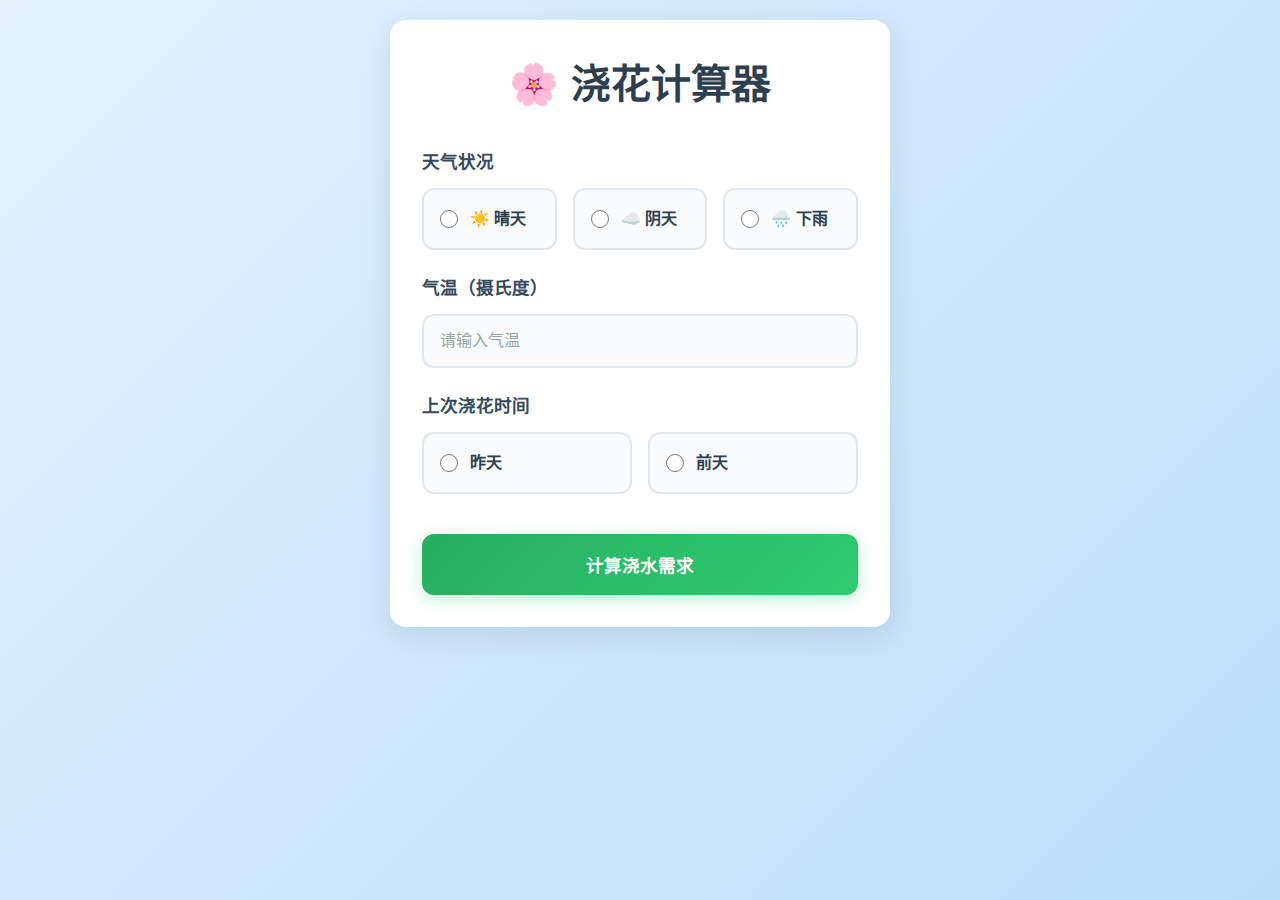
<file: index.html>
<!DOCTYPE html>
<html lang="zh-CN">
<head>
    <meta charset="UTF-8">
    <meta name="viewport" content="width=device-width, initial-scale=1.0">
    <title>浇花计算器</title>
    <link rel="stylesheet" href="style.css">
</head>
<body>
    <div class="container">
        <h1>🌸 浇花计算器</h1>

        <div class="form-container">
            <div class="form-group">
                <label for="weather">天气状况</label>
                <div class="radio-group">
                    <label class="radio-option">
                        <input type="radio" name="weather" value="sunny" required>
                        <span class="radio-label">☀️ 晴天</span>
                    </label>
                    <label class="radio-option">
                        <input type="radio" name="weather" value="cloudy">
                        <span class="radio-label">☁️ 阴天</span>
                    </label>
                    <label class="radio-option">
                        <input type="radio" name="weather" value="rainy">
                        <span class="radio-label">🌧️ 下雨</span>
                    </label>
                </div>
            </div>

            <div class="form-group">
                <label for="temperature">气温（摄氏度）</label>
                <input type="number" id="temperature" name="temperature"
                       min="-20" max="50" step="1" required placeholder="请输入气温">
            </div>

            <div class="form-group">
                <label>上次浇花时间</label>
                <div class="radio-group">
                    <label class="radio-option">
                        <input type="radio" name="lastWatering" value="yesterday" required>
                        <span class="radio-label">昨天</span>
                    </label>
                    <label class="radio-option">
                        <input type="radio" name="lastWatering" value="dayBeforeYesterday">
                        <span class="radio-label">前天</span>
                    </label>
                </div>
            </div>

            <button id="calculateBtn" class="calculate-btn">计算浇水需求</button>
        </div>

        <div id="result" class="result hidden">
            <h2>🌱 浇水建议</h2>
            <div id="resultContent" class="result-content"></div>
        </div>
    </div>

    <script src="script.js"></script>
</body>
</html>
</file>
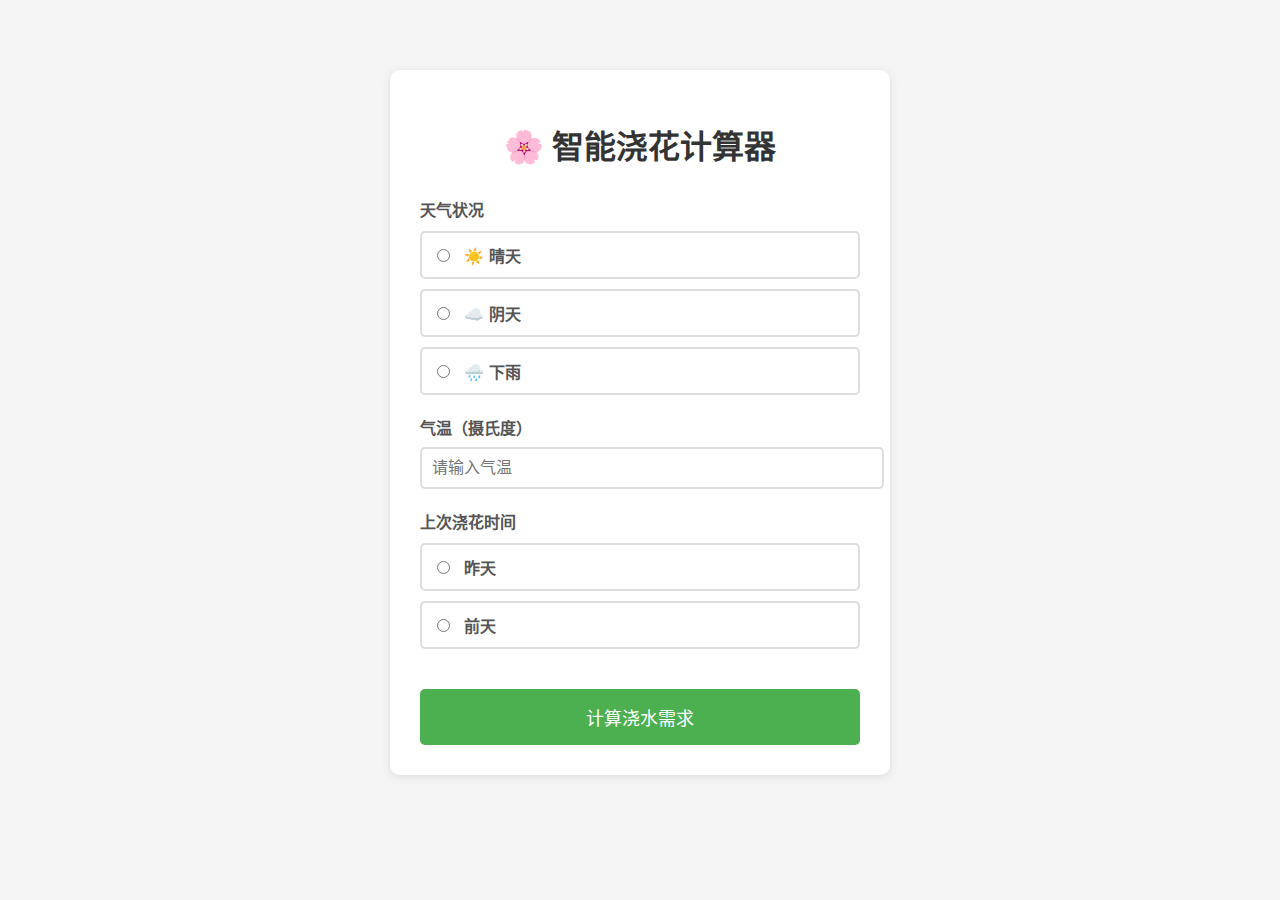
<file: test.html>
<!DOCTYPE html>
<html lang="zh-CN">
<head>
    <meta charset="UTF-8">
    <meta name="viewport" content="width=device-width, initial-scale=1.0">
    <title>浇花计算器 - 测试版</title>
    <style>
        body {
            font-family: Arial, sans-serif;
            max-width: 500px;
            margin: 50px auto;
            padding: 20px;
            background: #f5f5f5;
        }
        .container {
            background: white;
            padding: 30px;
            border-radius: 10px;
            box-shadow: 0 2px 10px rgba(0,0,0,0.1);
        }
        h1 {
            text-align: center;
            color: #333;
            margin-bottom: 30px;
        }
        .form-group {
            margin-bottom: 20px;
        }
        label {
            display: block;
            margin-bottom: 8px;
            font-weight: bold;
            color: #555;
        }
        input[type="number"] {
            width: 100%;
            padding: 10px;
            border: 2px solid #ddd;
            border-radius: 5px;
            font-size: 16px;
        }
        .radio-option {
            display: block;
            margin: 10px 0;
            padding: 10px;
            border: 2px solid #ddd;
            border-radius: 5px;
            cursor: pointer;
        }
        .radio-option:hover {
            border-color: #4CAF50;
        }
        .radio-option input {
            margin-right: 10px;
        }
        button {
            width: 100%;
            padding: 15px;
            background: #4CAF50;
            color: white;
            border: none;
            border-radius: 5px;
            font-size: 18px;
            cursor: pointer;
            margin-top: 20px;
        }
        button:hover {
            background: #45a049;
        }
        .result {
            margin-top: 30px;
            padding: 20px;
            background: #e8f5e8;
            border-radius: 5px;
            border-left: 4px solid #4CAF50;
            display: none;
        }
    </style>
</head>
<body>
    <div class="container">
        <h1>🌸 智能浇花计算器</h1>

        <div class="form-group">
            <label>天气状况</label>
            <label class="radio-option">
                <input type="radio" name="weather" value="sunny" required>
                <span>☀️ 晴天</span>
            </label>
            <label class="radio-option">
                <input type="radio" name="weather" value="cloudy">
                <span>☁️ 阴天</span>
            </label>
            <label class="radio-option">
                <input type="radio" name="weather" value="rainy">
                <span>🌧️ 下雨</span>
            </label>
        </div>

        <div class="form-group">
            <label for="temperature">气温（摄氏度）</label>
            <input type="number" id="temperature" name="temperature" min="-20" max="50" step="1" required placeholder="请输入气温">
        </div>

        <div class="form-group">
            <label>上次浇花时间</label>
            <label class="radio-option">
                <input type="radio" name="lastWatering" value="yesterday" required>
                <span>昨天</span>
            </label>
            <label class="radio-option">
                <input type="radio" name="lastWatering" value="dayBeforeYesterday">
                <span>前天</span>
            </label>
        </div>

        <button onclick="calculateWatering()">计算浇水需求</button>

        <div id="result" class="result">
            <h3>🌱 专业浇水建议</h3>
            <div id="resultContent"></div>
        </div>
    </div>

    <script>
        function calculateWatering() {
            console.log('开始计算...');

            // 获取用户输入
            const weather = document.querySelector('input[name="weather"]:checked');
            const temperature = document.getElementById('temperature').value;
            const lastWatering = document.querySelector('input[name="lastWatering"]:checked');

            console.log('输入数据：', {
                weather: weather ? weather.value : '未选择',
                temperature: temperature || '未输入',
                lastWatering: lastWatering ? lastWatering.value : '未选择'
            });

            // 验证输入
            if (!weather) {
                alert('请选择天气状况！');
                return;
            }

            if (!temperature) {
                alert('请输入气温！');
                return;
            }

            if (!lastWatering) {
                alert('请选择上次浇花时间！');
                return;
            }

            const temp = parseFloat(temperature);
            const weatherType = weather.value;
            const lastWateringTime = lastWatering.value;

            let result = '';

            // 计算浇水需求
            if (weatherType === 'rainy') {
                result = '🚫 今天不用浇水 - 下雨天气，土壤湿润充足';
            } else if (weatherType === 'sunny') {
                if (temp > 30) {
                    result = '💧💧 早晚各浇1次（共2次） - 晴天高温，水分蒸发快';
                } else if (temp >= 20 && temp <= 30) {
                    result = '💧 早上浇1次 - 晴天适中温度';
                } else {
                    if (lastWateringTime === 'yesterday') {
                        result = '🚫 今天不用浇水 - 昨天已浇过水';
                    } else {
                        result = '💧 浇1次 - 前天浇过水，今天需要浇水';
                    }
                }
            } else if (weatherType === 'cloudy') {
                if (temp > 30) {
                    result = '💧 浇1次 - 阴天但气温较高';
                } else {
                    if (lastWateringTime === 'yesterday') {
                        result = '🚫 今天不用浇水 - 阴天温度适中，昨天刚浇过水';
                    } else {
                        result = '💧 浇1次 - 阴天温度适中，前天浇过水';
                    }
                }
            }

            console.log('计算结果：', result);

            // 显示结果
            document.getElementById('resultContent').innerHTML = `
                <p><strong>当前条件：</strong> ${weatherType}，${temp}°C，上次浇花：${lastWateringTime}</p>
                <p><strong>建议：</strong> ${result}</p>
            `;
            document.getElementById('result').style.display = 'block';
        }
    </script>
</body>
</html>
</file>
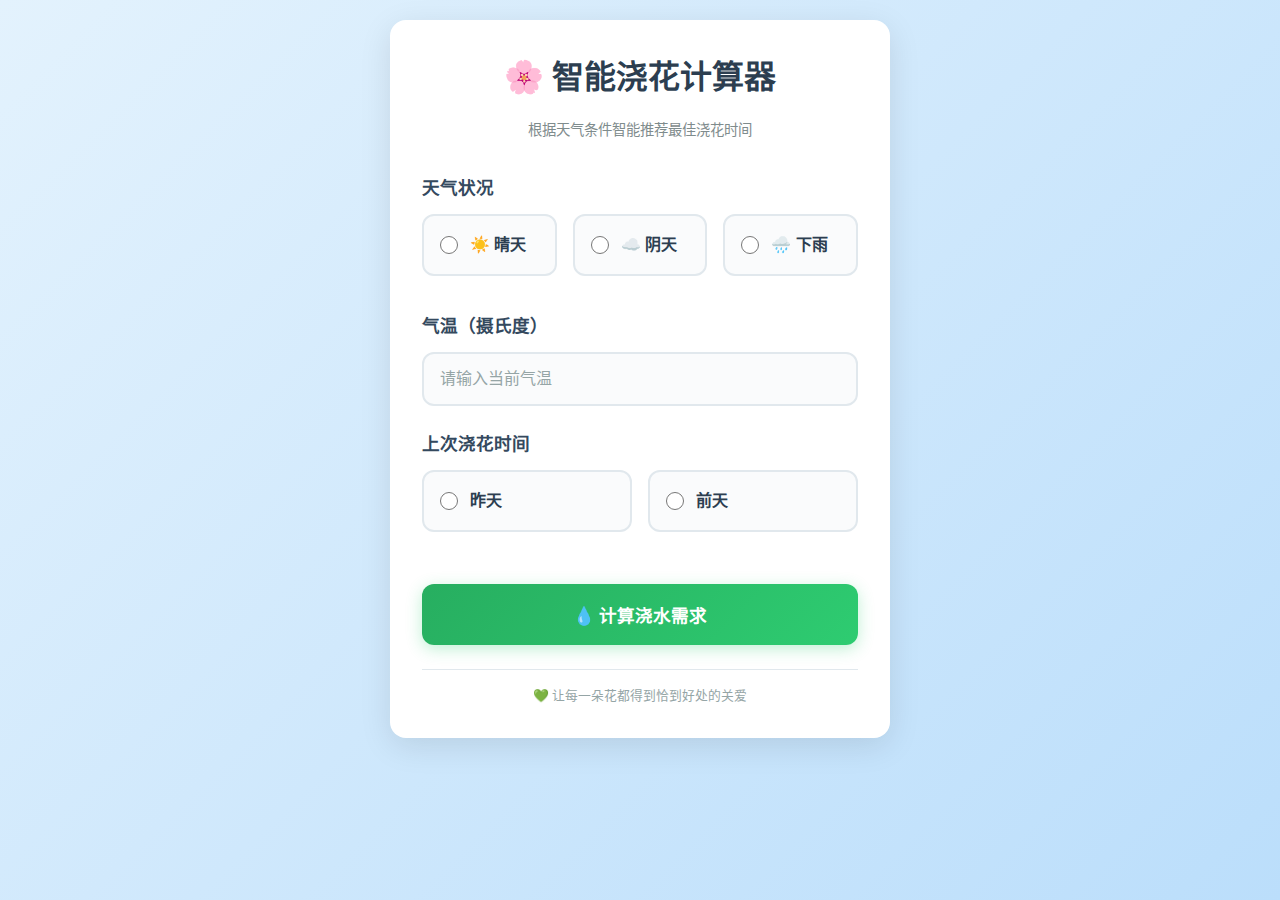
<file: watering-calculator.html>
<!DOCTYPE html>
<html lang="zh-CN">
<head>
    <meta charset="UTF-8">
    <meta name="viewport" content="width=device-width, initial-scale=1.0">
    <title>智能浇花计算器</title>
    <meta name="description" content="专业的浇花计算器，根据天气、气温和上次浇水时间智能推荐浇花频率">
    <meta name="keywords" content="浇花,计算器,植物养护,浇水时间">
    <style>
        * {
            margin: 0;
            padding: 0;
            box-sizing: border-box;
        }

        body {
            font-family: -apple-system, BlinkMacSystemFont, 'Segoe UI', 'Helvetica Neue', Arial, sans-serif;
            background: linear-gradient(135deg, #e3f2fd 0%, #bbdefb 100%);
            min-height: 100vh;
            padding: 20px;
            line-height: 1.6;
        }

        .container {
            max-width: 500px;
            margin: 0 auto;
            background: white;
            border-radius: 16px;
            box-shadow: 0 8px 32px rgba(0, 0, 0, 0.1);
            padding: 32px;
            animation: fadeIn 0.5s ease;
        }

        @keyframes fadeIn {
            from { opacity: 0; transform: translateY(20px); }
            to { opacity: 1; transform: translateY(0); }
        }

        h1 {
            text-align: center;
            color: #2c3e50;
            font-size: 2rem;
            margin-bottom: 16px;
            font-weight: 700;
        }

        .subtitle {
            text-align: center;
            color: #7f8c8d;
            font-size: 0.9rem;
            margin-bottom: 32px;
        }

        .form-group {
            margin-bottom: 24px;
        }

        label {
            display: block;
            margin-bottom: 12px;
            font-weight: 600;
            color: #34495e;
            font-size: 1.1rem;
        }

        input[type="number"] {
            width: 100%;
            padding: 16px;
            border: 2px solid #e1e8ed;
            border-radius: 12px;
            font-size: 1rem;
            transition: all 0.3s ease;
            background: #fafbfc;
        }

        input[type="number"]:focus {
            outline: none;
            border-color: #3498db;
            background: white;
            box-shadow: 0 0 0 3px rgba(52, 152, 219, 0.1);
        }

        input[type="number"]::placeholder {
            color: #95a5a6;
        }

        .radio-group {
            display: flex;
            flex-direction: column;
            gap: 12px;
        }

        .radio-option {
            display: flex;
            align-items: center;
            padding: 16px;
            border: 2px solid #e1e8ed;
            border-radius: 12px;
            cursor: pointer;
            transition: all 0.3s ease;
            background: #fafbfc;
        }

        .radio-option:hover {
            border-color: #3498db;
            background: #f0f8ff;
            transform: translateY(-2px);
        }

        .radio-option input[type="radio"] {
            margin-right: 12px;
            width: 18px;
            height: 18px;
            accent-color: #3498db;
        }

        .radio-option input[type="radio"]:checked + span {
            color: #3498db;
            font-weight: 600;
        }

        .radio-option:has(input:checked) {
            border-color: #3498db;
            background: #f0f8ff;
            box-shadow: 0 0 0 3px rgba(52, 152, 219, 0.1);
        }

        .radio-option span {
            font-size: 1rem;
            color: #2c3e50;
            flex: 1;
            transition: all 0.3s ease;
        }

        button {
            width: 100%;
            padding: 18px 32px;
            background: linear-gradient(135deg, #27ae60, #2ecc71);
            color: white;
            border: none;
            border-radius: 12px;
            font-size: 1.1rem;
            font-weight: 600;
            cursor: pointer;
            transition: all 0.3s ease;
            margin-top: 16px;
            box-shadow: 0 4px 16px rgba(46, 204, 113, 0.3);
        }

        button:hover {
            transform: translateY(-2px);
            box-shadow: 0 6px 20px rgba(46, 204, 113, 0.4);
            background: linear-gradient(135deg, #27ae60, #27ae60);
        }

        button:active {
            transform: translateY(0);
        }

        .result {
            margin-top: 32px;
            padding: 24px;
            background: linear-gradient(135deg, #f0f8ff, #e8f4fd);
            border-radius: 12px;
            border: 2px solid #3498db;
            display: none;
            animation: slideIn 0.5s ease;
        }

        @keyframes slideIn {
            from { opacity: 0; transform: translateY(20px); }
            to { opacity: 1; transform: translateY(0); }
        }

        .result h3 {
            color: #2c3e50;
            margin-bottom: 16px;
            font-size: 1.3rem;
            display: flex;
            align-items: center;
            gap: 8px;
        }

        .result-content {
            font-size: 1rem;
            line-height: 1.8;
            color: #34495e;
        }

        .result-content .condition {
            background: rgba(52, 152, 219, 0.1);
            padding: 12px;
            border-radius: 8px;
            margin-bottom: 16px;
            border-left: 4px solid #3498db;
        }

        .result-content .recommendation {
            font-size: 1.1rem;
            font-weight: 600;
            margin: 16px 0;
            padding: 16px;
            background: white;
            border-radius: 8px;
            border-left: 4px solid #27ae60;
        }

        .result-content .tips {
            margin-top: 12px;
            font-size: 0.9rem;
            color: #7f8c8d;
        }

        .emoji-large {
            font-size: 2.5rem;
            text-align: center;
            display: block;
            margin: 16px 0;
        }

        .footer {
            text-align: center;
            margin-top: 24px;
            padding-top: 16px;
            border-top: 1px solid #e1e8ed;
            color: #95a5a6;
            font-size: 0.8rem;
        }

        @media (max-width: 480px) {
            .container {
                margin: 10px;
                padding: 24px;
            }

            h1 {
                font-size: 1.8rem;
            }

            .radio-option {
                padding: 14px;
            }

            input[type="number"], button {
                padding: 14px;
            }
        }

        @media (min-width: 768px) {
            .radio-group {
                flex-direction: row;
                gap: 16px;
            }

            .radio-option {
                flex: 1;
                justify-content: center;
            }
        }
    </style>
</head>
<body>
    <div class="container">
        <h1>🌸 智能浇花计算器</h1>
        <p class="subtitle">根据天气条件智能推荐最佳浇花时间</p>

        <div class="form-group">
            <label>天气状况</label>
            <div class="radio-group">
                <label class="radio-option">
                    <input type="radio" name="weather" value="sunny" required>
                    <span>☀️ 晴天</span>
                </label>
                <label class="radio-option">
                    <input type="radio" name="weather" value="cloudy">
                    <span>☁️ 阴天</span>
                </label>
                <label class="radio-option">
                    <input type="radio" name="weather" value="rainy">
                    <span>🌧️ 下雨</span>
                </label>
            </div>
        </div>

        <div class="form-group">
            <label for="temperature">气温（摄氏度）</label>
            <input type="number" id="temperature" name="temperature" min="-20" max="50" step="1" required placeholder="请输入当前气温">
        </div>

        <div class="form-group">
            <label>上次浇花时间</label>
            <div class="radio-group">
                <label class="radio-option">
                    <input type="radio" name="lastWatering" value="yesterday" required>
                    <span>昨天</span>
                </label>
                <label class="radio-option">
                    <input type="radio" name="lastWatering" value="dayBeforeYesterday">
                    <span>前天</span>
                </label>
            </div>
        </div>

        <button onclick="calculateWatering()">💧 计算浇水需求</button>

        <div id="result" class="result">
            <h3>🌱 专业浇水建议</h3>
            <div id="resultContent"></div>
        </div>

        <div class="footer">
            <p>💚 让每一朵花都得到恰到好处的关爱</p>
        </div>
    </div>

    <script>
        function calculateWatering() {
            // 获取用户输入
            const weather = document.querySelector('input[name="weather"]:checked');
            const temperature = document.getElementById('temperature').value;
            const lastWatering = document.querySelector('input[name="lastWatering"]:checked');

            // 验证输入
            if (!weather) {
                alert('请选择天气状况！');
                return;
            }

            if (!temperature) {
                alert('请输入气温！');
                return;
            }

            if (!lastWatering) {
                alert('请选择上次浇花时间！');
                return;
            }

            const temp = parseFloat(temperature);
            const weatherType = weather.value;
            const lastWateringTime = lastWatering.value;

            let result = {
                emoji: '',
                recommendation: '',
                reason: '',
                tips: ''
            };

            // 计算浇水需求
            if (weatherType === 'rainy') {
                result = {
                    emoji: '🚫💧',
                    recommendation: '今天不用浇水',
                    reason: '下雨天气，自然降水已经为植物提供了充足的水分，土壤湿润度很高。',
                    tips: '雨天是植物自然补充水分的好时机，避免过度浇水导致根部腐烂。'
                };
            } else if (weatherType === 'sunny') {
                if (temp > 30) {
                    result = {
                        emoji: '💧💧',
                        recommendation: '早晚各浇1次（共2次）',
                        reason: '晴天高温（超过30°C），水分蒸发很快，需要充足的水分补充。',
                        tips: '建议在早晨和傍晚浇水，避免正午高温时段浇水伤害植物根系。'
                    };
                } else if (temp >= 20 && temp <= 30) {
                    result = {
                        emoji: '💧',
                        recommendation: '早上浇1次',
                        reason: '晴天适中温度（20-30°C），水分蒸发正常，适量浇水即可。',
                        tips: '早晨是最佳浇水时间，有助于植物在白天进行光合作用。'
                    };
                } else {
                    if (lastWateringTime === 'yesterday') {
                        result = {
                            emoji: '🚫💧',
                            recommendation: '今天不用浇水',
                            reason: '晴天但气温较低（低于20°C），水分蒸发慢，且昨天刚浇过水。',
                            tips: '低温时植物需水量减少，避免土壤过湿。'
                        };
                    } else {
                        result = {
                            emoji: '💧',
                            recommendation: '浇1次',
                            reason: '晴天但气温较低（低于20°C），且前天浇过水，土壤需要补充水分。',
                            tips: '低温浇水要适量，选择在温度较高的中午时段。'
                        };
                    }
                }
            } else if (weatherType === 'cloudy') {
                if (temp > 30) {
                    result = {
                        emoji: '💧',
                        recommendation: '浇1次',
                        reason: '阴天但气温较高（超过30°C），需要适量水分补充。',
                        tips: '阴天水分蒸发较慢，浇水要比晴天少一些。'
                    };
                } else {
                    if (lastWateringTime === 'yesterday') {
                        result = {
                            emoji: '🚫💧',
                            recommendation: '今天不用浇水',
                            reason: '阴天温度适中（30°C以下），水分蒸发慢，且昨天刚浇过水。',
                            tips: '阴天是植物休养生息的好时机，减少浇水有利于根系健康。'
                        };
                    } else {
                        result = {
                            emoji: '💧',
                            recommendation: '浇1次',
                            reason: '阴天温度适中（30°C以下），且前天浇过水，需要补充水分。',
                            tips: '阴天浇水要控制水量，保持土壤微湿即可。'
                        };
                    }
                }
            }

            // 获取天气和时间的中文显示
            const weatherText = {
                'sunny': '晴天',
                'cloudy': '阴天',
                'rainy': '下雨'
            };

            const lastWateringText = {
                'yesterday': '昨天',
                'dayBeforeYesterday': '前天'
            };

            // 显示结果
            document.getElementById('resultContent').innerHTML = `
                <div class="condition">
                    <strong>当前条件：</strong> ${weatherText[weatherType]}，${temp}°C，上次浇花：${lastWateringText[lastWateringTime]}
                </div>

                <div class="emoji-large">${result.emoji}</div>

                <div class="recommendation">
                    <strong>建议：</strong> ${result.recommendation}
                </div>

                <div><strong>原因：</strong> ${result.reason}</div>

                <div class="tips">
                    <strong>💡 小贴士：</strong> ${result.tips}
                </div>
            `;

            document.getElementById('result').style.display = 'block';

            // 滚动到结果区域
            document.getElementById('result').scrollIntoView({ behavior: 'smooth', block: 'nearest' });
        }

        // 添加回车键支持
        document.getElementById('temperature').addEventListener('keypress', function(e) {
            if (e.key === 'Enter') {
                calculateWatering();
            }
        });
    </script>
</body>
</html>
</file>
<file: style.css>
* {
    margin: 0;
    padding: 0;
    box-sizing: border-box;
}

body {
    font-family: -apple-system, BlinkMacSystemFont, 'Segoe UI', 'Roboto', sans-serif;
    background: linear-gradient(135deg, #e3f2fd 0%, #bbdefb 100%);
    min-height: 100vh;
    padding: 20px;
    line-height: 1.6;
}

.container {
    max-width: 500px;
    margin: 0 auto;
    background: white;
    border-radius: 16px;
    box-shadow: 0 8px 32px rgba(0, 0, 0, 0.1);
    padding: 32px;
}

h1 {
    text-align: center;
    color: #2c3e50;
    font-size: 2.5rem;
    margin-bottom: 32px;
    font-weight: 700;
}

.form-container {
    display: flex;
    flex-direction: column;
    gap: 24px;
}

.form-group {
    display: flex;
    flex-direction: column;
    gap: 12px;
}

.form-group label {
    font-weight: 600;
    color: #34495e;
    font-size: 1.1rem;
}

.radio-group {
    display: flex;
    flex-direction: column;
    gap: 12px;
}

.radio-option {
    display: flex;
    align-items: center;
    padding: 16px;
    border: 2px solid #e1e8ed;
    border-radius: 12px;
    cursor: pointer;
    transition: all 0.3s ease;
    background: #fafbfc;
}

.radio-option:hover {
    border-color: #3498db;
    background: #f0f8ff;
}

.radio-option input[type="radio"] {
    margin-right: 12px;
    width: 18px;
    height: 18px;
    accent-color: #3498db;
}

.radio-option input[type="radio"]:checked + .radio-label {
    color: #3498db;
    font-weight: 600;
}

.radio-option:has(input:checked) {
    border-color: #3498db;
    background: #f0f8ff;
    box-shadow: 0 0 0 3px rgba(52, 152, 219, 0.1);
}

.radio-label {
    font-size: 1rem;
    color: #2c3e50;
    flex: 1;
    transition: all 0.3s ease;
}

input[type="number"] {
    width: 100%;
    padding: 16px;
    border: 2px solid #e1e8ed;
    border-radius: 12px;
    font-size: 1rem;
    transition: border-color 0.3s ease;
    background: #fafbfc;
}

input[type="number"]:focus {
    outline: none;
    border-color: #3498db;
    background: white;
    box-shadow: 0 0 0 3px rgba(52, 152, 219, 0.1);
}

input[type="number"]::placeholder {
    color: #95a5a6;
}

.calculate-btn {
    background: linear-gradient(135deg, #27ae60, #2ecc71);
    color: white;
    border: none;
    padding: 18px 32px;
    border-radius: 12px;
    font-size: 1.1rem;
    font-weight: 600;
    cursor: pointer;
    transition: all 0.3s ease;
    margin-top: 16px;
    box-shadow: 0 4px 16px rgba(46, 204, 113, 0.3);
}

.calculate-btn:hover {
    transform: translateY(-2px);
    box-shadow: 0 6px 20px rgba(46, 204, 113, 0.4);
    background: linear-gradient(135deg, #27ae60, #27ae60);
}

.calculate-btn:active {
    transform: translateY(0);
}

.result {
    margin-top: 32px;
    padding: 24px;
    background: linear-gradient(135deg, #f0f8ff, #e8f4fd);
    border-radius: 12px;
    border: 2px solid #3498db;
    animation: fadeIn 0.5s ease;
}

.result h2 {
    color: #2c3e50;
    margin-bottom: 16px;
    font-size: 1.5rem;
    display: flex;
    align-items: center;
    gap: 8px;
}

.result-content {
    font-size: 1.1rem;
    line-height: 1.8;
    color: #34495e;
}

.result-content .water-times {
    font-size: 1.3rem;
    font-weight: 600;
    color: #27ae60;
    margin: 8px 0;
}

.result-content .water-frequency {
    font-size: 1.1rem;
    color: #7f8c8d;
    margin-top: 8px;
}

.result-content .emoji {
    font-size: 2rem;
    display: block;
    text-align: center;
    margin: 16px 0;
}

.hidden {
    display: none;
}

@keyframes fadeIn {
    from {
        opacity: 0;
        transform: translateY(20px);
    }
    to {
        opacity: 1;
        transform: translateY(0);
    }
}

@media (max-width: 480px) {
    .container {
        margin: 10px;
        padding: 24px;
    }

    h1 {
        font-size: 2rem;
        margin-bottom: 24px;
    }

    .radio-option {
        padding: 14px;
    }

    input[type="number"],
    .calculate-btn {
        padding: 14px;
    }
}

@media (min-width: 768px) {
    .radio-group {
        flex-direction: row;
        gap: 16px;
    }

    .radio-option {
        flex: 1;
        justify-content: center;
    }
}
</file>
